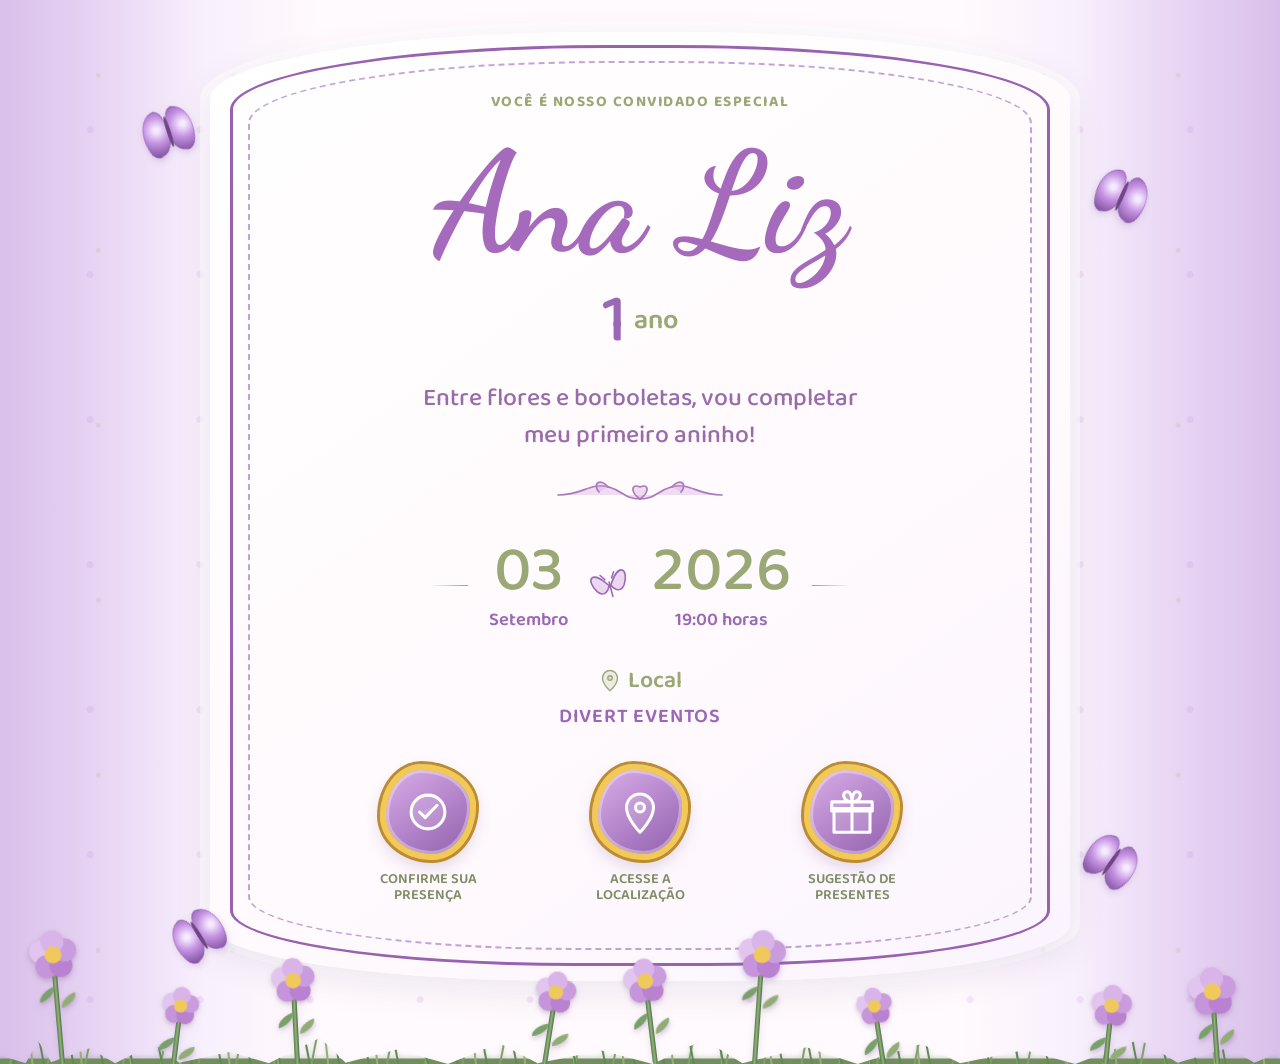
<file: index.html>
<!doctype html>
<html lang="pt-BR">
<head>
  <meta charset="UTF-8">
  <meta name="viewport" content="width=device-width, initial-scale=1">
  <meta name="theme-color" content="#c9a4df">
  <meta name="description" content="Convite de aniversário de 1 ano da Ana Liz.">
  <title>Ana Liz — 1 ano</title>
  <link rel="preconnect" href="https://fonts.googleapis.com">
  <link rel="preconnect" href="https://fonts.gstatic.com" crossorigin>
  <link href="https://fonts.googleapis.com/css2?family=Baloo+2:wght@400;500;600;700&family=Dancing+Script:wght@400;500;600;700&display=swap" rel="stylesheet">
  <link rel="stylesheet" href="assets/styles.css">
</head>
<body class="invitation-page">
  <main class="paper">
    <div class="garden garden--top" aria-hidden="true"><i></i><i></i><i></i><i></i><i></i><i></i><i></i><i></i><i></i><i></i><i></i></div>
    <div class="garden garden--bottom" aria-hidden="true"><i></i><i></i><i></i><i></i><i></i><i></i><i></i><i></i><i></i><i></i><i></i></div>
    <div class="stitched-frame" aria-hidden="true"></div>
    <span class="css-butterfly bf-1" aria-hidden="true"><i></i></span>
    <span class="css-butterfly bf-2" aria-hidden="true"><i></i></span>
    <span class="css-butterfly bf-3" aria-hidden="true"><i></i></span>
    <span class="css-butterfly bf-4" aria-hidden="true"><i></i></span>

    <section class="hero-content">
      <p class="eyebrow">Você é nosso convidado especial</p>
      <h1 class="name" data-text="Ana Liz">Ana Liz</h1>
      <p class="age"><strong>1</strong><span>ano</span></p>
      <p class="verse">Entre flores e borboletas, vou completar<br>meu primeiro aninho!</p>
      <div class="floral-divider" aria-hidden="true">
        <svg viewBox="0 0 180 30"><path d="M8 17c26 0 31-13 51-8 14 4 16 12 31 12s17-8 31-12c20-5 25 8 51 8"/><path d="M58 9c-8-10-16-3-9 5M122 9c8-10 16-3 9 5"/><path d="M90 21c-10-7-9-16 0-12 9-4 10 5 0 12z"/></svg>
      </div>

      <div class="date-row" aria-label="3 de setembro de 2026, às 19 horas">
        <div><strong>03</strong><span>Setembro</span></div>
        <span class="date-butterfly" aria-hidden="true"><svg viewBox="0 0 48 40"><path d="M23 20C8-4-2 7 8 23c5 7 11 5 15-3zm2 0C40-4 50 7 40 23c-5 7-11 5-15-3zM24 16v17m-4-21-4-6m12 6 4-6"/></svg></span>
        <div><strong>2026</strong><span>19:00 horas</span></div>
      </div>

      <p class="venue"><span><svg viewBox="0 0 32 32" aria-hidden="true"><path d="M16 29S6 20 6 12a10 10 0 0 1 20 0c0 8-10 17-10 17z"/><circle cx="16" cy="12" r="3"/></svg>Local</span><strong>DIVERT EVENTOS</strong></p>

      <nav class="action-grid" aria-label="Ações do convite">
        <a href="confirmar.html">
          <span class="round-icon gold-ring" aria-hidden="true">
            <svg viewBox="0 0 48 48"><circle cx="24" cy="24" r="15"/><path d="m16.5 24 5 5 10.5-11"/></svg>
          </span>
          <span>Confirme sua<br>presença</span>
        </a>
        <a id="map-link" href="#" target="_blank" rel="noopener noreferrer">
          <span class="round-icon gold-ring" aria-hidden="true">
            <svg viewBox="0 0 48 48"><path d="M24 42s12-12 12-22a12 12 0 1 0-24 0c0 10 12 22 12 22z"/><circle cx="24" cy="20" r="4"/></svg>
          </span>
          <span>Acesse a<br>localização</span>
        </a>
        <a href="presentes.html">
          <span class="round-icon gold-ring" aria-hidden="true">
            <svg viewBox="0 0 48 48"><path d="M8 21h32v21H8zM6 15h36v8H6zM24 15v27M24 15c-8 0-10-9-4-9 4 0 4 9 4 9zm0 0c8 0 10-9 4-9-4 0-4 9-4 9z"/></svg>
          </span>
          <span>Sugestão de<br>presentes</span>
        </a>
      </nav>
    </section>
  </main>
  <script src="assets/config.js"></script>
  <script src="assets/app.js"></script>
</body>
</html>
</file>
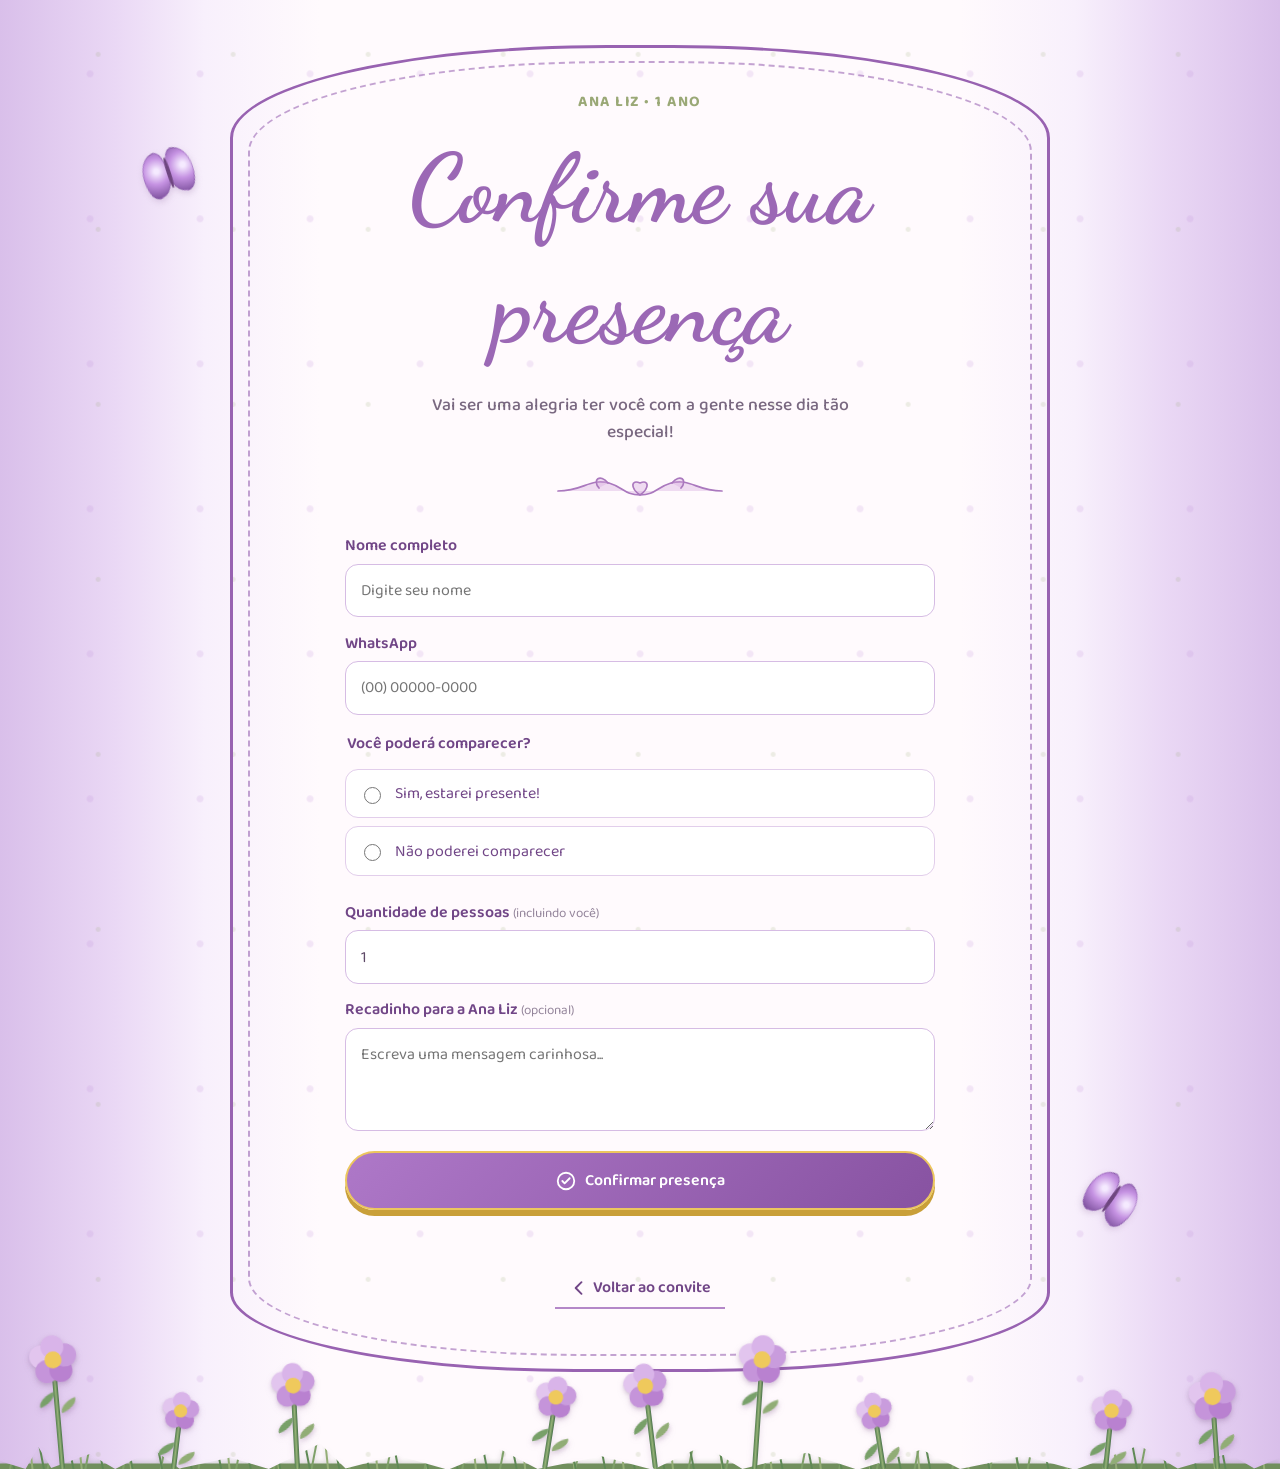
<file: confirmar.html>
<!doctype html>
<html lang="pt-BR">
<head>
  <meta charset="UTF-8">
  <meta name="viewport" content="width=device-width, initial-scale=1">
  <meta name="theme-color" content="#c9a4df">
  <meta name="description" content="Confirmação de presença no aniversário da Ana Liz.">
  <title>Confirme sua presença — Ana Liz</title>
  <link rel="preconnect" href="https://fonts.googleapis.com">
  <link rel="preconnect" href="https://fonts.gstatic.com" crossorigin>
  <link href="https://fonts.googleapis.com/css2?family=Baloo+2:wght@400;500;600;700&family=Dancing+Script:wght@400;500;600;700&display=swap" rel="stylesheet">
  <link rel="stylesheet" href="assets/styles.css">
</head>
<body class="form-page">
  <main class="rsvp-card">
    <div class="garden garden--top" aria-hidden="true"><i></i><i></i><i></i><i></i><i></i><i></i><i></i><i></i><i></i><i></i><i></i></div>
    <div class="stitched-frame" aria-hidden="true"></div>
    <span class="css-butterfly bf-1" aria-hidden="true"><i></i></span>
    <span class="css-butterfly bf-3" aria-hidden="true"><i></i></span>

    <section class="rsvp-card__content">
      <p class="eyebrow">Ana Liz • 1 ano</p>
      <h1>Confirme sua<br>presença</h1>
      <p class="intro">Vai ser uma alegria ter você com a gente nesse dia tão especial!</p>
      <div class="floral-divider" aria-hidden="true">
        <svg viewBox="0 0 180 30"><path d="M8 17c26 0 31-13 51-8 14 4 16 12 31 12s17-8 31-12c20-5 25 8 51 8"/><path d="M58 9c-8-10-16-3-9 5M122 9c8-10 16-3 9 5"/><path d="M90 21c-10-7-9-16 0-12 9-4 10 5 0 12z"/></svg>
      </div>

      <form id="rsvp-form" class="rsvp-form">
        <label for="name">Nome completo</label>
        <input id="name" name="nome" type="text" autocomplete="name" placeholder="Digite seu nome" required minlength="3">

        <label for="phone">WhatsApp</label>
        <input id="phone" name="whatsapp" type="tel" autocomplete="tel" inputmode="tel" placeholder="(00) 00000-0000" required>

        <fieldset>
          <legend>Você poderá comparecer?</legend>
          <label class="choice"><input type="radio" name="presenca" value="sim" required><span>Sim, estarei presente!</span></label>
          <label class="choice"><input type="radio" name="presenca" value="nao"><span>Não poderei comparecer</span></label>
        </fieldset>

        <label for="guests">Quantidade de pessoas <small>(incluindo você)</small></label>
        <input id="guests" name="quantidade_pessoas" type="number" min="1" max="20" value="1" required>

        <label for="message">Recadinho para a Ana Liz <small>(opcional)</small></label>
        <textarea id="message" name="mensagem" rows="3" maxlength="500" placeholder="Escreva uma mensagem carinhosa..."></textarea>

        <button type="submit"><svg viewBox="0 0 24 24" aria-hidden="true"><circle cx="12" cy="12" r="9"/><path d="m8 12 2.5 2.5L16 9"/></svg><span>Confirmar presença</span></button>
        <p id="form-status" class="form-status" role="status" aria-live="polite"></p>
        <a class="back-link" href="index.html" aria-label="Voltar ao convite"><svg viewBox="0 0 24 24" aria-hidden="true"><path d="m15 5-7 7 7 7"/></svg>Voltar ao convite</a>
      </form>
    </section>
    <div class="garden garden--bottom" aria-hidden="true"><i></i><i></i><i></i><i></i><i></i><i></i><i></i><i></i><i></i><i></i><i></i></div>
  </main>
  <dialog id="success-modal" class="success-modal" aria-labelledby="success-title">
    <div class="success-modal__flowers" aria-hidden="true"><i></i><i></i><i></i><i></i><i></i><i></i><i></i></div>
    <span class="css-butterfly success-modal__butterfly" aria-hidden="true"><i></i></span>
    <div class="success-modal__content">
      <span class="success-modal__check" aria-hidden="true"><svg viewBox="0 0 48 48"><path d="m13 25 7 7 15-17"/></svg></span>
      <p class="eyebrow">Resposta enviada</p>
      <h2 id="success-title">Presença<br>confirmada!</h2>
      <p>Obrigada por responder. Estamos muito felizes em celebrar esse momento especial com você!</p>
      <button id="close-success-modal" type="button">Voltar ao convite</button>
    </div>
  </dialog>
  <script src="assets/config.js"></script>
  <script src="assets/app.js"></script>
</body>
</html>
</file>
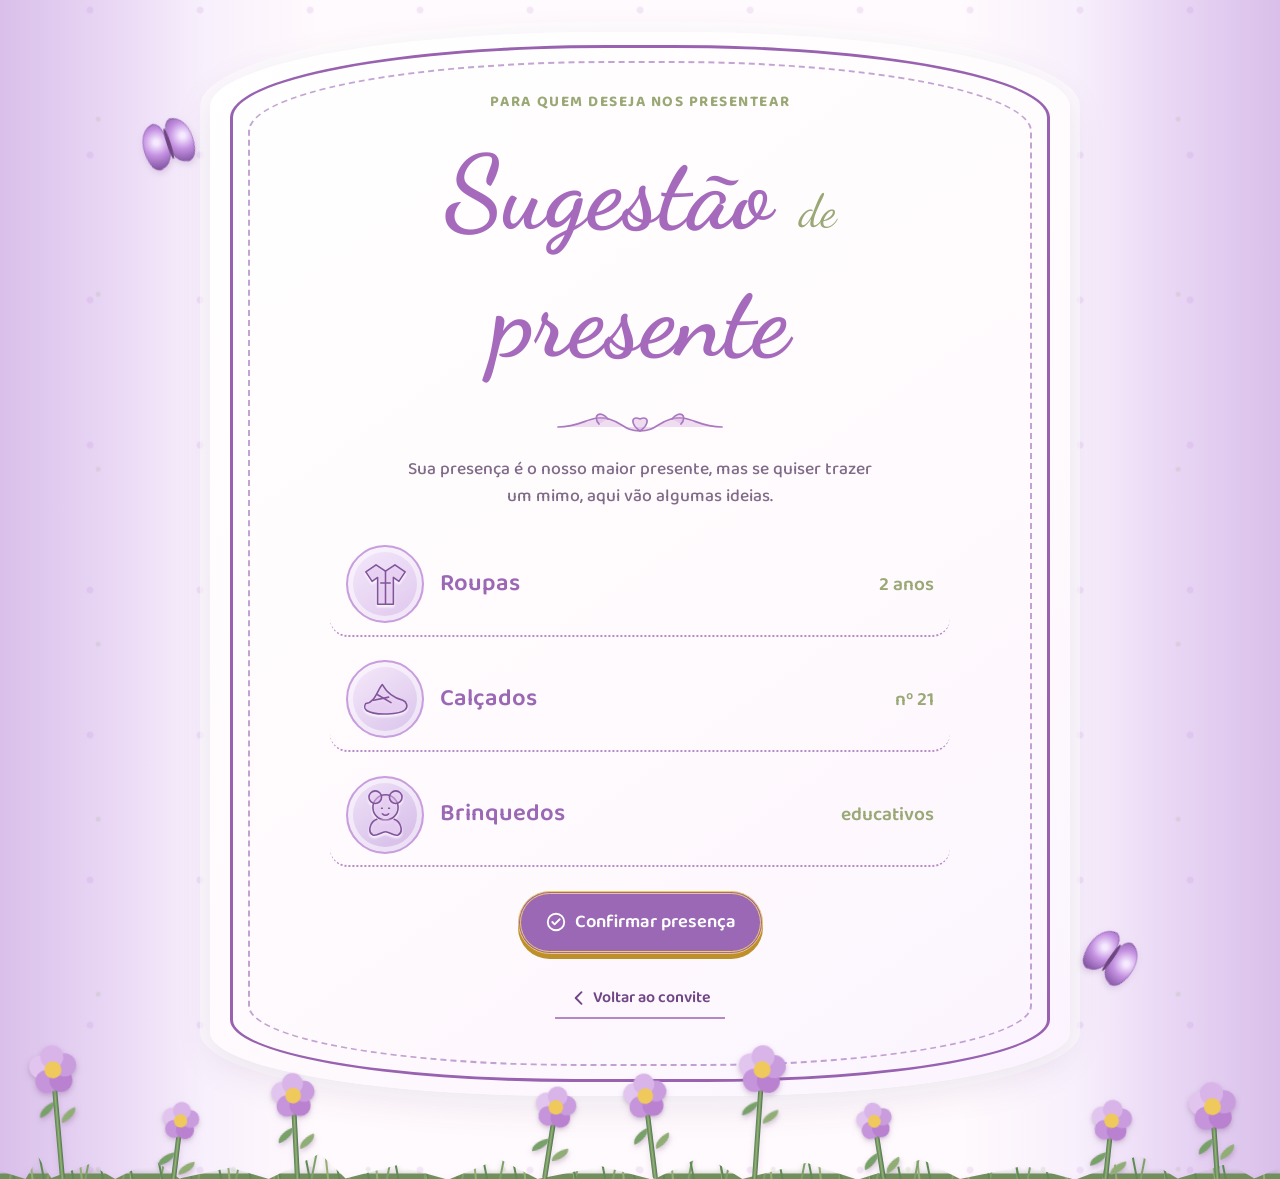
<file: presentes.html>
<!doctype html>
<html lang="pt-BR">
<head>
  <meta charset="UTF-8">
  <meta name="viewport" content="width=device-width, initial-scale=1">
  <meta name="theme-color" content="#c9a4df">
  <meta name="description" content="Sugestões de presentes para a Ana Liz.">
  <title>Sugestões de presentes — Ana Liz</title>
  <link rel="preconnect" href="https://fonts.googleapis.com">
  <link rel="preconnect" href="https://fonts.gstatic.com" crossorigin>
  <link href="https://fonts.googleapis.com/css2?family=Baloo+2:wght@400;500;600;700&family=Dancing+Script:wght@400;500;600;700&display=swap" rel="stylesheet">
  <link rel="stylesheet" href="assets/styles.css">
</head>
<body class="invitation-page">
  <main class="paper gifts-paper">
    <div class="garden garden--top" aria-hidden="true"><i></i><i></i><i></i><i></i><i></i><i></i><i></i><i></i><i></i><i></i><i></i></div>
    <div class="garden garden--bottom" aria-hidden="true"><i></i><i></i><i></i><i></i><i></i><i></i><i></i><i></i><i></i><i></i><i></i></div>
    <div class="stitched-frame" aria-hidden="true"></div>
    <span class="css-butterfly bf-1" aria-hidden="true"><i></i></span>
    <span class="css-butterfly bf-3" aria-hidden="true"><i></i></span>

    <section class="gifts-content">
      <p class="eyebrow">Para quem deseja nos presentear</p>
      <h1 class="gifts-title">Sugestão <small>de</small><br>presente</h1>
      <div class="floral-divider" aria-hidden="true">
        <svg viewBox="0 0 180 30"><path d="M8 17c26 0 31-13 51-8 14 4 16 12 31 12s17-8 31-12c20-5 25 8 51 8"/><path d="M58 9c-8-10-16-3-9 5M122 9c8-10 16-3 9 5"/><path d="M90 21c-10-7-9-16 0-12 9-4 10 5 0 12z"/></svg>
      </div>
      <p class="gifts-intro">Sua presença é o nosso maior presente, mas se quiser trazer um mimo, aqui vão algumas ideias.</p>

      <div class="gift-list">
        <article class="gift-item">
          <span class="gift-icon" aria-hidden="true">
            <svg viewBox="0 0 80 80"><path d="M28 15l12 8 12-8 13 9-8 12-7-5v34H30V31l-7 5-8-12z"/><path d="M34 38h12M40 23v42"/></svg>
          </span>
          <div><span>Roupas</span><strong>2 anos</strong></div>
        </article>
        <article class="gift-item">
          <span class="gift-icon" aria-hidden="true">
            <svg viewBox="0 0 80 80"><path d="M15 45c12-1 15-18 21-24 5 9 12 16 26 20 5 2 7 8 3 12-6 6-38 8-49 1-3-2-3-6-1-9z"/><path d="M25 41l19-4M30 34l17 10"/></svg>
          </span>
          <div><span>Calçados</span><strong>nº 21</strong></div>
        </article>
        <article class="gift-item">
          <span class="gift-icon" aria-hidden="true">
            <svg viewBox="0 0 80 80"><circle cx="40" cy="31" r="16"/><circle cx="27" cy="18" r="8"/><circle cx="53" cy="18" r="8"/><path d="M29 46c-9 3-12 17-5 20 5 2 11-4 16-4s11 6 16 4c7-3 4-17-5-20M35 32h1M44 32h1M36 39c3 3 5 3 8 0"/></svg>
          </span>
          <div><span>Brinquedos</span><strong>educativos</strong></div>
        </article>
      </div>
      <a class="primary-link" href="confirmar.html"><svg viewBox="0 0 24 24" aria-hidden="true"><circle cx="12" cy="12" r="9"/><path d="m8 12 2.5 2.5L16 9"/></svg>Confirmar presença</a>
      <a class="back-link" href="index.html" aria-label="Voltar ao convite"><svg viewBox="0 0 24 24" aria-hidden="true"><path d="m15 5-7 7 7 7"/></svg>Voltar ao convite</a>
    </section>
  </main>
</body>
</html>
</file>
<file: assets/styles.css>
:root { --purple:#9b68b5; --dark:#714687; --lavender:#dfc8f0; --green:#9aa876; --paper:#fffafd; --gold:#d5aa43; }
* { box-sizing:border-box; }
html { background:#d8c0eb; }
body { margin:0; color:var(--dark); font-family:"Quicksand",sans-serif; }
.invitation-page,.form-page { min-height:100vh; background:linear-gradient(135deg,#d7bce9,#f0e5f8 48%,#c8a8df); }
.paper,.rsvp-card { position:relative; overflow:hidden; width:min(100%,900px); min-height:100vh; margin:auto; background:radial-gradient(circle at 50% 28%,#fff 0,#fffafd 55%,#f1e4f8 100%); box-shadow:0 0 40px #68427e35; }
.stitched-frame,.rsvp-card::before,.rsvp-card::after { position:absolute; pointer-events:none; }
.stitched-frame { z-index:1; inset:5.5rem 4.2% 5.8rem; border:3px solid #9b68b5b8; border-radius:45% 45% 39% 39% / 8% 8% 7% 7%; }
.stitched-frame::after { content:""; position:absolute; inset:12px; border:2px dashed #9b68b599; border-radius:inherit; }
.garden { position:absolute; z-index:3; left:0; width:100%; height:110px; display:flex; align-items:flex-start; justify-content:space-around; pointer-events:none; filter:drop-shadow(0 3px 3px #7b53832c); }
.garden--top { top:-9px; transform:rotate(180deg); }
.garden--bottom { bottom:-9px; }
.garden i { position:relative; display:block; width:15px; height:100px; border-radius:100% 0; background:linear-gradient(80deg,#5f875a,#a2bc85); transform:rotate(var(--r,0deg)); transform-origin:bottom; }
.garden i::before,.garden i::after { content:""; position:absolute; width:30px; height:38px; border-radius:60% 35% 60% 35%; background:radial-gradient(circle at 70% 30%,#fff 0 8%,#d8b0ee 12% 34%,#a469c4 65%,#74468f); }
.garden i::before { left:-18px; top:17px; transform:rotate(-35deg); }
.garden i::after { left:7px; top:40px; transform:rotate(28deg); }
.garden i:nth-child(2n) { --r:18deg; height:85px; }
.garden i:nth-child(3n) { --r:-20deg; height:95px; }
.css-butterfly { position:absolute; z-index:4; width:55px; height:47px; transform:rotate(var(--turn,0deg)); filter:drop-shadow(0 3px 3px #71468733); }
.css-butterfly::before,.css-butterfly::after { content:""; position:absolute; top:0; width:27px; height:42px; background:radial-gradient(circle at 60% 40%,#f5eaff 0 8%,#c592e2 44%,#8255a2 90%); border:1px solid #8255a266; }
.css-butterfly::before { left:0; border-radius:80% 25% 75% 30%; transform:rotate(-15deg); }
.css-butterfly::after { right:0; border-radius:25% 80% 30% 75%; transform:rotate(15deg); }
.css-butterfly i { position:absolute; z-index:2; left:26px; top:10px; width:4px; height:32px; border-radius:50%; background:#6e467f; }
.bf-1 { top:10%; left:3%; --turn:-18deg; }.bf-2 { top:16%; right:4%; --turn:24deg; }.bf-3 { bottom:17%; right:2%; --turn:35deg; }.bf-4 { bottom:10%; left:7%; --turn:-32deg; }
.hero-content,.gifts-content { position:relative; z-index:2; width:min(78%,620px); margin:auto; padding:8rem 0 8.5rem; text-align:center; }
.eyebrow { margin:0; color:var(--green); font-size:.78rem; font-weight:600; letter-spacing:.16em; text-transform:uppercase; }
.name { margin:.35rem 0 0; color:var(--purple); font:400 clamp(5.4rem,16vw,9rem)/.7 "Sacramento",cursive; text-shadow:1px 2px #d8bde6; }
.age { display:flex; align-items:center; justify-content:center; gap:.4rem; margin:.15rem 0 .7rem; }
.age strong { color:var(--purple); font:400 5.2rem/.8 "Sacramento",cursive; }.age span { color:var(--green); font:400 2.3rem "Sacramento",cursive; }
.verse { margin:1.1rem auto; color:#8e659e; font:400 clamp(1.55rem,5vw,2.2rem)/1.05 "Sacramento",cursive; }
.date-row { display:flex; align-items:center; justify-content:center; gap:1.3rem; margin:1.4rem 0; }
.date-row div { display:grid; }.date-row strong { color:var(--green); font:400 clamp(3.2rem,10vw,5rem)/.8 "Sacramento",cursive; }.date-row span { color:var(--purple); font:400 1.4rem "Sacramento",cursive; }.date-butterfly { font-size:2.5rem!important; transform:rotate(-15deg); }
.venue { display:grid; gap:.1rem; margin:1.2rem 0; }.venue span { color:var(--green); font:400 2rem "Sacramento",cursive; }.venue strong { color:var(--purple); font-weight:500; letter-spacing:.04em; }
.action-grid { display:grid; grid-template-columns:repeat(3,1fr); gap:1rem; margin-top:1.7rem; }
.action-grid a { display:grid; justify-items:center; gap:.65rem; color:#818d65; font-size:.72rem; font-weight:600; line-height:1.25; text-decoration:none; text-transform:uppercase; }
.round-icon { display:grid; place-items:center; width:92px; aspect-ratio:1; border-radius:50%; background:linear-gradient(145deg,#c493db,#9d6bbb); }
.gold-ring { border:6px double #f6cf62; box-shadow:0 3px 0 #b88827,0 7px 16px #70438025; }.round-icon svg { width:50px; fill:none; stroke:#fff; stroke-width:2.2; stroke-linecap:round; stroke-linejoin:round; }
.action-grid a:hover .round-icon { transform:translateY(-3px); }
.back-button { position:absolute; z-index:8; top:1rem; left:1rem; display:inline-flex; align-items:center; gap:.3rem; padding:.62rem 1rem; border:2px solid #ffffffaa; border-radius:999px; color:#fff; background:#75448ed9; text-decoration:none; font-weight:600; backdrop-filter:blur(5px); }
.gifts-content { padding-top:7.5rem; }.gifts-title { margin:.6rem 0; color:var(--purple); font:400 clamp(4.4rem,13vw,7rem)/.66 "Sacramento",cursive; }.gifts-title small { color:var(--green); font-size:.45em; }.gifts-intro { max-width:470px; margin:1rem auto 1.5rem; color:#806c89; line-height:1.5; }
.gift-list { display:grid; gap:.8rem; text-align:left; }.gift-item { display:flex; align-items:center; gap:1rem; padding:.7rem 1rem; border-bottom:2px dotted #b68bc7; }.gift-icon { flex:0 0 78px; display:grid; place-items:center; width:78px; height:78px; border-radius:50%; background:#ecdcf5; }.gift-icon svg { width:63px; fill:#d9b7eb88; stroke:#82549a; stroke-width:2; stroke-linecap:round; stroke-linejoin:round; }.gift-item div { display:grid; flex:1; grid-template-columns:1fr auto; align-items:baseline; gap:.5rem; }.gift-item span { color:var(--purple); font:400 2rem "Sacramento",cursive; }.gift-item strong { color:var(--green); font:500 1.2rem "Quicksand",sans-serif; }.primary-link { display:inline-block; margin-top:1.5rem; padding:.85rem 1.5rem; border:3px double #f2cc60; border-radius:999px; color:#fff; background:var(--purple); text-decoration:none; box-shadow:0 5px 0 #bd9029; }
.rsvp-card { overflow:hidden; }.rsvp-card::before { content:""; z-index:1; inset:5.5rem 4% 6rem; border:3px solid var(--purple); border-radius:46% 46% 40% 40%/9% 9% 8% 8%; opacity:.7; }.rsvp-card::after { content:""; z-index:1; inset:6.2rem 5.2% 6.8rem; border:2px dashed var(--purple); border-radius:45% 45% 39% 39%/8% 8% 7% 7%; opacity:.75; }
.butterfly { position:absolute; z-index:2; font-size:3rem; }.butterfly--one{top:7rem;left:5%;transform:rotate(-18deg)}.butterfly--two{right:5%;bottom:8rem;transform:rotate(24deg)}
.rsvp-card__content { position:relative; z-index:4; width:min(78%,590px); margin:auto; padding:8.5rem 0 9rem; text-align:center; }.rsvp-card h1 { margin:.3rem 0 .6rem; color:var(--purple); font:400 clamp(4rem,12vw,6.5rem)/.68 "Sacramento",cursive; }.intro { max-width:440px; margin:1.4rem auto 1.7rem; color:#796880; line-height:1.55; }
.rsvp-form { text-align:left; }.rsvp-form>label,legend { display:block; margin:.85rem 0 .35rem; font-size:.88rem; font-weight:600; }small { color:#94859b; font-weight:400; }input,textarea { width:100%; padding:.82rem .95rem; border:1px solid #d6bce4; border-radius:13px; outline:none; color:#5e4967; background:#fff; font:inherit; }input:focus,textarea:focus { border-color:var(--purple); box-shadow:0 0 0 3px #b88dce35; }textarea{resize:vertical}fieldset{margin:1rem 0;padding:0;border:0}.choice{display:flex;align-items:center;gap:.7rem;margin:.5rem 0;padding:.7rem .8rem;border:1px solid #e2ceeb;border-radius:13px;background:#fff;cursor:pointer}.choice input{width:1.05rem;height:1.05rem;accent-color:var(--purple)}button{width:100%;margin-top:1.25rem;padding:.95rem;border:2px solid #ecc65e;border-radius:999px;color:#fff;background:linear-gradient(135deg,#ae78c8,#8752a1);font:600 1rem "Quicksand";box-shadow:0 6px 0 #c99f39;cursor:pointer}button:disabled{opacity:.65}.form-status{min-height:1.5em;margin:1rem 0 0;text-align:center;font-size:.9rem}.form-status--success{color:#547442}.form-status--error{color:#a33a60}.back-button--form{top:1rem}
@media(max-width:540px){.stitched-frame{inset-inline:2.5%}.hero-content,.gifts-content,.rsvp-card__content{width:78%}.hero-content{padding-top:7rem}.garden{height:80px}.garden i{height:75px;width:11px}.garden i::before,.garden i::after{width:23px;height:30px}.css-butterfly{transform:scale(.7) rotate(var(--turn))}.round-icon{width:68px}.round-icon svg{width:37px}.action-grid{gap:.35rem}.action-grid a{font-size:.58rem}.date-row{gap:.6rem}.gift-item{padding-inline:0}.gift-icon{flex-basis:60px;width:60px;height:60px}.gift-icon svg{width:49px}.gift-item div{display:grid;grid-template-columns:1fr}.gift-item span{font-size:1.6rem}.gift-item strong{font-size:1rem}.back-button{top:.55rem;left:.55rem;padding:.5rem .72rem}.back-button span{display:none}.rsvp-card::before{inset-inline:2%}.rsvp-card::after{inset-inline:3.5%}}

/* Cenário em largura total e tipografia infantil */
body { font-family:"Baloo 2",sans-serif; }
.invitation-page,.form-page { background:radial-gradient(circle at 50% 22%,#fff 0,#fffafd 48%,#ead9f5 100%); }
.paper,.rsvp-card { width:100%; margin:0; background:transparent; box-shadow:none; }
.paper::before { content:""; position:absolute; inset:0; pointer-events:none; background-image:radial-gradient(circle,#bd88d7 0 3px,transparent 4px),radial-gradient(circle,#96a96f 0 2px,transparent 3px); background-position:3% 22%,97% 38%; background-size:110px 145px,135px 175px; opacity:.17; }
.stitched-frame { top:5.7rem; bottom:5.8rem; left:max(2.5%,calc(50% - 410px)); right:max(2.5%,calc(50% - 410px)); border-radius:42px; }
.garden { height:125px; }
.garden i { width:18px; height:115px; }
.garden i::before,.garden i::after { width:38px; height:46px; background:radial-gradient(circle at 70% 30%,#fff 0 8%,#e4c6f3 12% 34%,#ad72ca 65%,#74468f); }
.bf-1 { left:max(2%,calc(50% - 500px)); }.bf-2 { right:max(3%,calc(50% - 510px)); }.bf-3 { right:max(2%,calc(50% - 500px)); }.bf-4 { left:max(5%,calc(50% - 470px)); }
.hero-content,.gifts-content { width:min(calc(100% - 3rem),620px); padding:9rem 0 9.5rem; }
.name { margin:1rem 0 .6rem; font:400 clamp(4rem,12vw,7.4rem)/1.1 "Pacifico",cursive; text-shadow:2px 3px #e2c9ed; }
.age { margin:.5rem 0 1rem; }
.age strong { font:400 4.3rem/1.15 "Pacifico",cursive; }.age span { font:400 1.8rem/1.4 "Pacifico",cursive; }
.verse { margin:1.5rem auto; font:400 clamp(1.2rem,4vw,1.7rem)/1.6 "Pacifico",cursive; }
.date-row { margin:1.8rem 0; }
.date-row strong { font:400 clamp(2.6rem,8vw,4rem)/1.2 "Pacifico",cursive; }.date-row span { font:500 1.1rem/1.5 "Baloo 2",sans-serif; }
.venue span { font:400 1.6rem/1.5 "Pacifico",cursive; }
.round-icon { width:96px; border-radius:43% 57% 46% 54%/54% 44% 56% 46%; background:linear-gradient(145deg,#d9ade9,#9160ad); transition:.2s ease; }
.gold-ring { border:6px solid #f3c955; outline:3px solid #bd8c2f; box-shadow:inset 0 0 0 3px #fff5,0 7px 16px #70438035; }
.round-icon svg { width:54px; fill:#fff2; stroke-width:2.7; }
.gifts-content { padding-top:8.5rem; }
.gifts-title { margin:1rem 0 1.5rem; font:400 clamp(3.1rem,9vw,5.4rem)/1.25 "Pacifico",cursive; }
.gifts-intro { width:100%; line-height:1.65; overflow-wrap:anywhere; }
.gift-list,.gift-item,.gift-item div { min-width:0; max-width:100%; }
.gift-item div span,.gift-item div strong { overflow-wrap:anywhere; }
.gift-item span { font:400 1.6rem/1.35 "Pacifico",cursive; }.gift-item strong { font-family:"Baloo 2",sans-serif; font-weight:600; }
.rsvp-card::before { inset:0; border:0; border-radius:0; background-image:radial-gradient(circle,#bd88d7 0 3px,transparent 4px),radial-gradient(circle,#96a96f 0 2px,transparent 3px); background-position:3% 22%,97% 38%; background-size:110px 145px,135px 175px; opacity:.17; }
.rsvp-card::after { top:5.7rem; bottom:6rem; left:max(2.5%,calc(50% - 410px)); right:max(2.5%,calc(50% - 410px)); border-radius:42px; }
.rsvp-card h1 { margin:1rem 0 1.2rem; font:400 clamp(3.1rem,9vw,5.2rem)/1.25 "Pacifico",cursive; }
button { font-family:"Baloo 2",sans-serif; }

@media(max-width:540px) {
  .stitched-frame,.rsvp-card::after { left:2.5%; right:2.5%; }
  .hero-content,.gifts-content,.rsvp-card__content { width:calc(100% - 5rem); }
  .hero-content { padding-top:7.8rem; }
  .garden { height:88px; }
  .garden i { width:11px; height:80px; }
  .garden i::before,.garden i::after { width:25px; height:31px; }
  .round-icon { width:70px; }
  .round-icon svg { width:39px; }
  .action-grid { gap:.4rem; }
  .action-grid a { font-size:.62rem; }
  .gift-item span { font-size:1.35rem; }
}

/* Cartão orgânico inspirado nas artes de referência */
.paper,.rsvp-card {
  background:
    linear-gradient(90deg,#d9bfea 0%,#ead8f5 9%,#f8f0fc 16%,#fffafd 25%,#fffafd 75%,#f8f0fc 84%,#ead8f5 91%,#d9bfea 100%);
}
.paper::after {
  content:"";
  position:absolute;
  z-index:0;
  top:5.2rem;
  bottom:5.2rem;
  left:max(1.5rem,calc(50% - 430px));
  right:max(1.5rem,calc(50% - 430px));
  background:linear-gradient(145deg,#fff,#fffafd 60%,#fbf4ff);
  border-radius:46% 46% 42% 42% / 7% 7% 6% 6%;
  box-shadow:0 10px 35px #71468720,0 0 0 10px #ffffff9c;
}
.stitched-frame {
  z-index:1;
  top:6.1rem;
  bottom:6.1rem;
  left:max(2.4rem,calc(50% - 410px));
  right:max(2.4rem,calc(50% - 410px));
  border:3px solid #9862b1;
  border-radius:46% 46% 42% 42% / 7% 7% 6% 6%;
}
.stitched-frame::after {
  inset:13px 15px;
  border-width:2px;
  border-radius:46% 46% 42% 42% / 7% 7% 6% 6%;
}
.hero-content,.gifts-content { z-index:2; }
.hero-content { padding-top:8.3rem; }
.eyebrow { letter-spacing:.12em; }
.name { font-size:clamp(4.5rem,12vw,7.8rem); color:#a56abc; }
.verse { color:#996bab; }
.date-row { position:relative; }
.date-row::before,.date-row::after {
  content:""; width:38px; height:1px; background:linear-gradient(90deg,transparent,#b184c3);
}
.date-row::after { transform:rotate(180deg); }
.venue { margin-top:1.45rem; }
.action-grid { margin-top:2rem; }
.gifts-title { color:#a56abc; }
.gift-item { border-bottom-color:#b68bc7; }
.gift-icon { border:2px solid #c89ede; box-shadow:inset 0 0 0 5px #fff8; }
.garden { z-index:5; }
.garden i:nth-child(1),.garden i:nth-child(7) { height:125px; }
.garden i:nth-child(4)::before { width:48px; height:52px; }
.css-butterfly { z-index:6; }
.rsvp-card::after {
  top:6.1rem;
  bottom:6.1rem;
  left:max(2.4rem,calc(50% - 410px));
  right:max(2.4rem,calc(50% - 410px));
  border:3px solid #9862b1;
  border-radius:46% 46% 42% 42% / 7% 7% 6% 6%;
}

@media(max-width:540px) {
  .paper::after { left:1rem; right:1rem; border-radius:42% 42% 36% 36% / 4% 4% 3% 3%; }
  .stitched-frame,.rsvp-card::after { left:1.55rem; right:1.55rem; border-radius:42% 42% 36% 36% / 4% 4% 3% 3%; }
  .stitched-frame::after { inset:10px; }
  .hero-content,.gifts-content,.rsvp-card__content { width:calc(100% - 5.6rem); }
  .gifts-content { padding-inline:.35rem; }
  .hero-content { padding-top:7.7rem; }
  .name { font-size:clamp(3.6rem,16vw,5rem); }
  .verse { font-size:1.08rem; line-height:1.55; }
  .date-row::before,.date-row::after { display:none; }
  .date-row strong { font-size:2.6rem; }
}

/* Tipografia caligráfica e textos mais destacados */
.hero-content,.gifts-content,.venue,.date-row,.action-grid {
  font-family:"Dancing Script",cursive;
}
.name,.age strong,.age span,.verse,.date-row strong,.venue span,
.gifts-title,.gift-item span,.rsvp-card h1 {
  font-family:"Dancing Script",cursive;
}
.name { font-size:clamp(5.2rem,14vw,8.8rem); font-weight:700; line-height:1.05; }
.age strong { font-size:5rem; font-weight:600; }
.age span { font-size:2.35rem; font-weight:600; }
.verse { font-size:clamp(1.65rem,5vw,2.25rem); font-weight:600; line-height:1.35; }
.eyebrow { font-family:"Dancing Script",cursive; font-size:1.15rem; font-weight:700; letter-spacing:.08em; text-transform:none; }
.date-row strong { font-size:clamp(3.3rem,9vw,4.8rem); font-weight:700; }
.date-row span { font-family:"Dancing Script",cursive; font-size:1.65rem; font-weight:700; }
.venue span { font-size:2.2rem; font-weight:700; }
.venue strong { font-family:"Dancing Script",cursive; font-size:1.65rem; font-weight:700; }
.action-grid a { font-family:"Dancing Script",cursive; font-size:1.15rem; font-weight:700; line-height:1.05; text-transform:none; }
.gifts-title { font-size:clamp(4rem,11vw,6.4rem); font-weight:700; }
.gifts-intro { font-family:"Dancing Script",cursive; font-size:1.5rem; font-weight:600; line-height:1.4; }
.gift-item span { font-size:2.15rem; font-weight:700; }
.gift-item strong { font-family:"Dancing Script",cursive; font-size:1.65rem; font-weight:700; }
.primary-link { font-family:"Dancing Script",cursive; font-size:1.45rem; font-weight:700; }
.rsvp-card h1 { font-size:clamp(4rem,11vw,6rem); font-weight:700; }
.rsvp-card .eyebrow,.rsvp-card .intro { font-family:"Dancing Script",cursive; }
.rsvp-card .intro { font-size:1.45rem; font-weight:600; }
.rsvp-form>label,.rsvp-form legend { font-size:1rem; }

@media(max-width:540px) {
  .name { font-size:4.6rem; }
  .verse { font-size:1.45rem; }
  .date-row span { font-size:1.35rem; }
  .venue strong { font-size:1.35rem; }
  .action-grid a { font-size:.93rem; line-height:1; }
  .gifts-title { font-size:3.7rem; }
  .gifts-intro { font-size:1.25rem; }
  .gift-item span { font-size:1.7rem; }
  .gift-item strong { font-size:1.3rem; }
}

/* Caligrafia somente nos títulos; demais textos priorizam leitura */
.hero-content,.gifts-content,.venue,.date-row,.action-grid,
.age strong,.age span,.verse,.date-row strong,.date-row span,
.venue span,.venue strong,.eyebrow,.action-grid a,.gifts-intro,
.gift-item span,.gift-item strong,.primary-link,
.rsvp-card .eyebrow,.rsvp-card .intro {
  font-family:"Baloo 2",sans-serif;
}
.name,.gifts-title,.rsvp-card h1 {
  font-family:"Dancing Script",cursive;
}
.eyebrow { font-size:.95rem; font-weight:700; letter-spacing:.1em; text-transform:uppercase; }
.verse { font-size:clamp(1.15rem,3.6vw,1.55rem); font-weight:500; line-height:1.5; }
.age strong { font-size:4.3rem; font-weight:500; line-height:1; }
.age span { font-size:1.7rem; font-weight:600; }
.date-row strong { font-size:clamp(2.8rem,8vw,4rem); font-weight:500; line-height:1.1; }
.date-row span { font-size:1.15rem; font-weight:600; }
.venue span { font-size:1.45rem; font-weight:600; }
.venue strong { font-size:1.25rem; font-weight:600; letter-spacing:.04em; }
.action-grid a { font-size:.9rem; font-weight:600; line-height:1.15; text-transform:uppercase; }
.gifts-intro { font-size:1.1rem; font-weight:500; line-height:1.55; }
.gift-item span { font-size:1.5rem; font-weight:600; }
.gift-item strong { font-size:1.2rem; font-weight:600; }
.primary-link { font-size:1.15rem; font-weight:600; }
.rsvp-card .intro { font-size:1.1rem; font-weight:500; }

@media(max-width:540px) {
  .eyebrow { font-size:.78rem; }
  .verse { font-size:1rem; }
  .action-grid a { font-size:.68rem; }
  .gifts-intro { font-size:1rem; }
  .gift-item span { font-size:1.3rem; }
  .gift-item strong { font-size:1.05rem; }
}

/* Ritmo vertical e estrutura compartilhada entre todas as páginas */
.hero-content,.gifts-content,.rsvp-card__content {
  width:min(calc(100% - 5rem),620px);
  padding-top:10.5rem;
  padding-bottom:10rem;
}
.rsvp-card__content { max-width:590px; }
.rsvp-card .stitched-frame { display:block; }
.rsvp-card::after { display:none; }
.rsvp-card .back-button { top:6.5rem; left:max(3.3rem,calc(50% - 395px)); }
.rsvp-form,.rsvp-form fieldset,.rsvp-form input,.rsvp-form textarea,
.rsvp-form .choice { min-width:0; max-width:100%; }
.rsvp-form { width:100%; overflow:hidden; }
.rsvp-card .intro { width:100%; overflow-wrap:anywhere; }
.rsvp-card .garden { z-index:7; }
.rsvp-card .css-butterfly { z-index:6; }

@media(max-width:540px) {
  .hero-content,.gifts-content,.rsvp-card__content {
    width:calc(100% - 6rem);
    padding-top:9.5rem;
    padding-bottom:9rem;
  }
  .rsvp-card .back-button { top:6.35rem; left:2.75rem; }
  .rsvp-card__content { width:calc(100% - 5.6rem); }
  .rsvp-form { overflow:visible; }
  .rsvp-form input,.rsvp-form textarea,.rsvp-form button,.rsvp-form .choice { width:100%; }
}

.rsvp-card__content {
  width:calc(100vw - 6rem) !important;
  max-width:590px;
  overflow:visible;
}
.rsvp-form { width:100%; overflow:hidden; }
.rsvp-form > input,.rsvp-form > textarea,.rsvp-form > button {
  display:block;
  width:100%;
  max-width:100%;
}
.rsvp-form .choice { width:100%; max-width:100%; }
.rsvp-form .choice input {
  flex:0 0 1.05rem;
  width:1.05rem;
  min-width:1.05rem;
  max-width:1.05rem;
}
.rsvp-form .choice span { flex:1; min-width:0; overflow-wrap:anywhere; }

@media(max-width:540px) {
  .rsvp-card__content { width:calc(100vw - 6rem) !important; max-width:calc(100vw - 6rem); }
  .rsvp-form { overflow:hidden; }
}

.back-link {
  display:block;
  width:max-content;
  max-width:100%;
  margin:1.5rem auto 0;
  padding:.45rem .9rem;
  border-bottom:2px solid #b487c8;
  color:var(--dark);
  font:600 1rem "Baloo 2",sans-serif;
  text-align:center;
  text-decoration:none;
  transition:transform .2s ease,color .2s ease;
}
.back-link:hover { color:var(--purple); transform:translateY(-2px); }
.rsvp-form .back-link { margin-top:1.25rem; }

.success-modal {
  width:min(90vw,680px);
  max-height:90vh;
  margin:auto;
  padding:0;
  overflow:hidden;
  border:0;
  border-radius:44px;
  color:var(--dark);
  background:linear-gradient(145deg,#fff,#fff9fd 65%,#ead8f5);
  box-shadow:0 25px 90px #3f235f75,0 0 0 7px #fff8,0 0 0 11px #a76dc0;
}
.success-modal::backdrop {
  background:#4b2a627d;
  backdrop-filter:blur(7px);
}
.success-modal::before {
  content:"";
  position:absolute;
  inset:20px;
  pointer-events:none;
  border:2px dashed #b889cb;
  border-radius:31px;
}
.success-modal__content {
  position:relative;
  z-index:2;
  width:min(78%,470px);
  margin:auto;
  padding:7.5rem 0 4rem;
  text-align:center;
}
.success-modal__check {
  display:grid;
  place-items:center;
  width:74px;
  height:74px;
  margin:0 auto 1rem;
  border:5px solid #efc653;
  border-radius:50%;
  color:#fff;
  background:linear-gradient(145deg,#bb88d1,#8952a3);
  box-shadow:0 5px 0 #bb8b2c;
  font:700 2.4rem "Baloo 2",sans-serif;
}
.success-modal__check svg { width:42px; fill:none; stroke:currentColor; stroke-width:5; stroke-linecap:round; stroke-linejoin:round; }
.success-modal h2 {
  margin:.7rem 0 1.2rem;
  color:var(--purple);
  font:700 clamp(3.7rem,10vw,6rem)/1.05 "Dancing Script",cursive;
}
.success-modal p:not(.eyebrow) {
  margin:0 auto 1.8rem;
  color:#715c7a;
  font:500 1.15rem/1.55 "Baloo 2",sans-serif;
}
.success-modal button { width:min(100%,330px); }
.success-modal__flowers {
  position:absolute;
  z-index:1;
  top:-18px;
  left:0;
  width:100%;
  height:100px;
  display:flex;
  justify-content:space-around;
}
.success-modal__flowers i {
  position:relative;
  width:13px;
  height:76px;
  border-radius:100% 0;
  background:linear-gradient(#71966b,#a9bd8a);
}
.success-modal__flowers i::before,.success-modal__flowers i::after {
  content:"";
  position:absolute;
  width:31px;
  height:38px;
  border-radius:60% 35% 60% 35%;
  background:radial-gradient(circle at 70% 30%,#fff 0 8%,#d9b4eb 12% 38%,#9560b1 75%);
}
.success-modal__flowers i::before { top:24px; left:-21px; transform:rotate(-35deg); }
.success-modal__flowers i::after { top:37px; left:5px; transform:rotate(30deg); }
.success-modal__butterfly { z-index:3; top:24%; right:5%; transform:scale(.8) rotate(25deg); }

@media(max-width:540px) {
  .success-modal { width:calc(100vw - 2.5rem); border-radius:32px; }
  .success-modal::before { inset:13px; border-radius:23px; }
  .success-modal__content { width:76%; padding:6.5rem 0 3rem; }
  .success-modal__check { width:62px; height:62px; font-size:2rem; }
  .success-modal h2 { font-size:3.7rem; }
  .success-modal p:not(.eyebrow) { font-size:1rem; }
}

/* Ornamentos e iconografia vetorial */
.floral-divider { display:grid; place-items:center; width:180px; max-width:70%; margin:1rem auto; color:#aa78be; }
.floral-divider svg { display:block; width:100%; fill:#d6addf66; stroke:currentColor; stroke-width:1.7; stroke-linecap:round; stroke-linejoin:round; }
.date-butterfly { display:grid; place-items:center; width:42px; }
.date-butterfly svg { width:42px; fill:#cda4dd66; stroke:var(--purple); stroke-width:1.8; stroke-linecap:round; stroke-linejoin:round; }
.venue span { display:inline-flex; align-items:center; justify-content:center; gap:.35rem; }
.venue span svg { width:24px; fill:#a8b48135; stroke:var(--green); stroke-width:1.8; stroke-linecap:round; stroke-linejoin:round; }
.primary-link { display:inline-flex; align-items:center; justify-content:center; gap:.5rem; }
.primary-link svg,.rsvp-form button svg { width:22px; fill:none; stroke:currentColor; stroke-width:2; stroke-linecap:round; stroke-linejoin:round; }
.rsvp-form button { display:flex; align-items:center; justify-content:center; gap:.55rem; }
.back-link { display:flex; align-items:center; justify-content:center; gap:.25rem; }
.back-link svg { width:20px; fill:none; stroke:currentColor; stroke-width:2.3; stroke-linecap:round; stroke-linejoin:round; }
.gift-item:nth-child(1) .gift-icon { background:linear-gradient(145deg,#f4e9fb,#dfc6ed); }
.gift-item:nth-child(2) .gift-icon { background:linear-gradient(145deg,#f7eafa,#d8c2eb); }
.gift-item:nth-child(3) .gift-icon { background:linear-gradient(145deg,#f0e4f8,#d3b8e7); }
.gift-icon svg { filter:drop-shadow(0 2px 1px #fff); }

/* Movimento e interações */
@keyframes content-arrive {
  from { opacity:0; transform:translateY(24px) scale(.985); }
  to { opacity:1; transform:translateY(0) scale(1); }
}
@keyframes title-arrive {
  0% { opacity:0; transform:scale(.72) rotate(-3deg); }
  70% { transform:scale(1.04) rotate(1deg); }
  100% { opacity:1; transform:scale(1) rotate(0); }
}
@keyframes flower-sway {
  0%,100% { transform:rotate(var(--r,0deg)); }
  50% { transform:rotate(calc(var(--r,0deg) + 7deg)); }
}
@keyframes butterfly-flight {
  0%,100% { translate:0 0; rotate:0deg; }
  30% { translate:7px -9px; rotate:4deg; }
  65% { translate:-5px -4px; rotate:-3deg; }
}
@keyframes wing-left {
  0%,100% { transform:rotate(-15deg) scaleX(1); }
  50% { transform:rotate(-2deg) scaleX(.68); }
}
@keyframes wing-right {
  0%,100% { transform:rotate(15deg) scaleX(1); }
  50% { transform:rotate(2deg) scaleX(.68); }
}
@keyframes gentle-float {
  0%,100% { transform:translateY(0) rotate(0); }
  50% { transform:translateY(-7px) rotate(1deg); }
}
@keyframes shine {
  0% { left:-90%; }
  45%,100% { left:130%; }
}
@keyframes modal-pop {
  from { opacity:0; transform:translateY(30px) scale(.88); }
  to { opacity:1; transform:translateY(0) scale(1); }
}
@keyframes check-pop {
  0% { transform:scale(0) rotate(-25deg); }
  75% { transform:scale(1.14) rotate(4deg); }
  100% { transform:scale(1) rotate(0); }
}

.hero-content,.gifts-content,.rsvp-card__content { animation:content-arrive .8s cubic-bezier(.2,.75,.25,1) both; }
.name,.gifts-title,.rsvp-card h1 { animation:title-arrive .9s .15s cubic-bezier(.2,.8,.25,1) both; }
.garden i { animation:flower-sway 3.8s ease-in-out infinite; }
.garden i:nth-child(2n) { animation-delay:-1.3s; }
.garden i:nth-child(3n) { animation-delay:-2.4s; }
.css-butterfly { animation:butterfly-flight 4.2s ease-in-out infinite; }
.css-butterfly:nth-of-type(2n) { animation-delay:-2.1s; }
.css-butterfly::before { transform-origin:right center; animation:wing-left .75s ease-in-out infinite; }
.css-butterfly::after { transform-origin:left center; animation:wing-right .75s ease-in-out infinite; }
.date-butterfly { animation:gentle-float 2.8s ease-in-out infinite; }
.action-grid a { transition:transform .25s ease,color .25s ease; }
.action-grid a:nth-child(2) .round-icon { animation-delay:-1.1s; }
.action-grid a:nth-child(3) .round-icon { animation-delay:-2.2s; }
.action-grid .round-icon { animation:gentle-float 3.3s ease-in-out infinite; }
.action-grid a:hover { color:var(--purple); transform:translateY(-4px); }
.action-grid a:active,.primary-link:active,.back-link:active { transform:scale(.96); }
.gift-item { transition:transform .25s ease,background-color .25s ease; border-radius:18px; }
.gift-item:hover { transform:translateX(7px); background:#ead8f53d; }
.gift-item:hover .gift-icon { transform:rotate(-5deg) scale(1.06); }
.gift-icon { transition:transform .28s cubic-bezier(.2,.8,.25,1.3); }
.primary-link,.rsvp-form button { position:relative; overflow:hidden; transition:transform .22s ease,box-shadow .22s ease; }
.primary-link::after,.rsvp-form button::after {
  content:""; position:absolute; top:-30%; left:-90%; width:38%; height:160%;
  background:linear-gradient(90deg,transparent,#fff8,transparent); transform:rotate(18deg);
  animation:shine 3.6s 1s ease-in-out infinite;
}
.primary-link:hover,.rsvp-form button:hover { transform:translateY(-3px); box-shadow:0 8px 0 #bd9029,0 13px 25px #70438035; }
.rsvp-form input,.rsvp-form textarea,.choice { transition:border-color .2s ease,box-shadow .2s ease,transform .2s ease; }
.choice:hover { transform:translateX(4px); border-color:#bd91d1; }
.success-modal[open] { animation:modal-pop .45s cubic-bezier(.2,.85,.3,1.15) both; }
.success-modal[open] .success-modal__check { animation:check-pop .6s .25s cubic-bezier(.2,.8,.3,1.2) both; }
.success-modal[open] h2 { animation:title-arrive .65s .2s both; }

@media(prefers-reduced-motion:reduce) {
  *,*::before,*::after {
    scroll-behavior:auto !important;
    animation-duration:.01ms !important;
    animation-iteration-count:1 !important;
    transition-duration:.01ms !important;
  }
}

/* Nome sólido, sem camada de brilho sobre as letras */
@keyframes name-soft-glow {
  0%,72%,100% { text-shadow:2px 3px 0 #e2c9ed; }
  82% { text-shadow:2px 3px 0 #e2c9ed,0 0 12px #c98dde80; }
}
.name {
  color:#a56abc;
  background:none !important;
  -webkit-background-clip:initial;
  background-clip:initial;
  -webkit-text-fill-color:#a56abc !important;
  filter:none !important;
  text-shadow:none !important;
  animation:none !important;
  transform:none !important;
}

/* Reflexo isolado: a camada base do nome permanece sólida */
@keyframes name-reflection {
  0%,69%,88%,100% { opacity:0; background-position:180% center; }
  70% { opacity:0; background-position:180% center; }
  73% { opacity:1; }
  84% { opacity:1; background-position:-80% center; }
  87% { opacity:0; background-position:-80% center; }
}
.name { position:relative; display:block; width:max-content; max-width:100%; margin-left:auto; margin-right:auto; }
.name::after {
  content:attr(data-text);
  position:absolute;
  inset:0;
  z-index:1;
  pointer-events:none;
  color:transparent;
  background:linear-gradient(105deg,transparent 38%,#ffffffde 48%,#f7ddff 52%,transparent 62%);
  background-size:250% 100%;
  background-position:180% center;
  background-clip:text;
  -webkit-background-clip:text;
  -webkit-text-fill-color:transparent;
  text-shadow:none;
  filter:none;
  opacity:0;
  animation:name-reflection 7s 2s ease-in-out infinite;
}

@media(prefers-reduced-motion:reduce) {
  .name::after { display:none; }
}

/* Jardim floral com pétalas, miolos e folhagens */
.garden { height:138px; padding-inline:1.5%; align-items:flex-start; overflow:visible; }
.garden i {
  flex:0 0 8px;
  width:8px;
  height:112px;
  border-radius:80% 20% 60% 20%;
  background:linear-gradient(90deg,#507c4e,#9fbd7a 55%,#416e43);
  box-shadow:-12px 48px 0 -3px #779c63,12px 66px 0 -3px #89a970;
}
.garden i::before,.garden i::after {
  width:48px;
  height:48px;
  border:0;
  border-radius:50%;
  background:
    radial-gradient(circle at 50% 50%,#e8bd4e 0 8%,#fff6b6 9% 13%,transparent 14%),
    radial-gradient(ellipse at 50% 13%,#f2ddfa 0 18%,#b979d0 19% 35%,transparent 36%),
    radial-gradient(ellipse at 87% 43%,#eed7f8 0 18%,#a967c3 19% 35%,transparent 36%),
    radial-gradient(ellipse at 73% 84%,#e5c7f2 0 18%,#9357b0 19% 35%,transparent 36%),
    radial-gradient(ellipse at 27% 84%,#f0d9f8 0 18%,#a966c2 19% 35%,transparent 36%),
    radial-gradient(ellipse at 13% 43%,#ead0f5 0 18%,#9b5db7 19% 35%,transparent 36%);
  filter:drop-shadow(0 3px 2px #74468f35);
}
.garden i::before { left:-31px; top:8px; transform:rotate(-18deg); }
.garden i::after { left:2px; top:42px; transform:scale(.72) rotate(24deg); }
.garden i:nth-child(2n) { height:92px; --r:12deg; }
.garden i:nth-child(2n)::before { transform:scale(.78) rotate(15deg); }
.garden i:nth-child(2n)::after { top:35px; transform:scale(.58) rotate(-20deg); }
.garden i:nth-child(3n) { height:126px; --r:-13deg; }
.garden i:nth-child(3n)::before { transform:scale(1.08) rotate(-8deg); }
.garden i:nth-child(4n)::after { background:
  radial-gradient(circle at 50% 50%,#efc956 0 9%,#fff4a6 10% 14%,transparent 15%),
  radial-gradient(ellipse at 50% 13%,#fff 0 18%,#d9b5eb 19% 35%,transparent 36%),
  radial-gradient(ellipse at 87% 43%,#fff 0 18%,#c99fe0 19% 35%,transparent 36%),
  radial-gradient(ellipse at 73% 84%,#f9effd 0 18%,#ba88d2 19% 35%,transparent 36%),
  radial-gradient(ellipse at 27% 84%,#fff 0 18%,#c99fdf 19% 35%,transparent 36%),
  radial-gradient(ellipse at 13% 43%,#fff 0 18%,#b77dce 19% 35%,transparent 36%);
}
.garden--top { top:-19px; }
.garden--bottom { bottom:-18px; }
.success-modal__flowers { height:112px; }
.success-modal__flowers i { width:8px; height:78px; background:linear-gradient(90deg,#567c51,#a5ba82,#477044); }
.success-modal__flowers i::before,.success-modal__flowers i::after {
  width:40px; height:40px; border-radius:50%;
  background:
    radial-gradient(circle at 50% 50%,#edc552 0 10%,transparent 11%),
    radial-gradient(ellipse at 50% 12%,#f3e2fa 0 22%,#af73c8 23% 38%,transparent 39%),
    radial-gradient(ellipse at 87% 43%,#ead0f4 0 22%,#9b5eb7 23% 38%,transparent 39%),
    radial-gradient(ellipse at 73% 85%,#f2ddf8 0 22%,#a566bf 23% 38%,transparent 39%),
    radial-gradient(ellipse at 27% 85%,#ead1f4 0 22%,#9558b0 23% 38%,transparent 39%),
    radial-gradient(ellipse at 13% 43%,#f5e7fa 0 22%,#b278ca 23% 38%,transparent 39%);
}

@media(max-width:540px) {
  .garden { height:102px; padding-inline:0; }
  .garden i { flex-basis:6px; width:6px; height:86px; }
  .garden i::before,.garden i::after { width:36px; height:36px; }
  .garden i::before { left:-23px; }
  .garden i::after { left:0; top:36px; }
  .garden i:nth-child(2n) { height:72px; }
  .garden i:nth-child(3n) { height:94px; }
}

/* Flores simples e ilustradas */
.garden { height:112px; padding-inline:2%; }
.garden i,.garden i:nth-child(2n),.garden i:nth-child(3n) {
  flex:0 0 5px;
  width:5px;
  height:88px;
  border-radius:999px;
  background:linear-gradient(90deg,#527c4f,#94b276,#466f47);
  box-shadow:none;
}
.garden i::before,.garden i::after,
.garden i:nth-child(2n)::before,.garden i:nth-child(2n)::after,
.garden i:nth-child(3n)::before,.garden i:nth-child(4n)::after {
  border:0;
  filter:drop-shadow(0 2px 2px #7043802c);
}
.garden i::before,
.garden i:nth-child(2n)::before,.garden i:nth-child(3n)::before {
  left:-6px;
  top:7px;
  width:17px;
  height:17px;
  border-radius:50%;
  background:#efc95c;
  box-shadow:
    0 -13px 0 3px #d9b4e9,
    12px -4px 0 3px #c99cdd,
    7px 11px 0 3px #b981d0,
    -7px 11px 0 3px #c594da,
    -12px -4px 0 3px #e2c5ee;
  transform:rotate(0) scale(var(--flower-scale,1));
}
.garden i::after,
.garden i:nth-child(2n)::after,.garden i:nth-child(4n)::after {
  left:-16px;
  top:50px;
  width:18px;
  height:10px;
  border-radius:100% 0 100% 0;
  background:#78a069;
  box-shadow:18px 13px 0 #91ad76;
  transform:rotate(-18deg);
}
.garden i:nth-child(2n) { height:74px; --r:8deg; --flower-scale:.78; }
.garden i:nth-child(3n) { height:99px; --r:-9deg; --flower-scale:1.08; }
.garden i:nth-child(4n) { --flower-scale:.9; }
.garden i:nth-child(5n) { --r:13deg; }
.garden--top { top:-8px; }
.garden--bottom { bottom:-8px; }

.success-modal__flowers i::before,.success-modal__flowers i::after {
  border:0;
  filter:drop-shadow(0 2px 2px #7043802c);
}
.success-modal__flowers i::before {
  left:-6px; top:13px; width:16px; height:16px; border-radius:50%; background:#efc95c;
  box-shadow:0 -11px 0 2px #d9b4e9,10px -3px 0 2px #c99cdd,6px 9px 0 2px #b981d0,-6px 9px 0 2px #c594da,-10px -3px 0 2px #e2c5ee;
}
.success-modal__flowers i::after {
  left:-11px; top:50px; width:16px; height:8px; border-radius:100% 0; background:#79a069; box-shadow:15px 10px 0 #91ad76;
}

@media(max-width:540px) {
  .garden { height:92px; }
  .garden i,.garden i:nth-child(2n),.garden i:nth-child(3n) { width:4px; flex-basis:4px; height:72px; }
  .garden i::before,.garden i:nth-child(2n)::before,.garden i:nth-child(3n)::before { width:14px; height:14px; left:-5px; box-shadow:0 -10px 0 2px #d9b4e9,9px -3px 0 2px #c99cdd,5px 8px 0 2px #b981d0,-5px 8px 0 2px #c594da,-9px -3px 0 2px #e2c5ee; }
  .garden i::after,.garden i:nth-child(2n)::after { top:40px; width:14px; height:8px; left:-12px; box-shadow:14px 10px 0 #91ad76; }
  .garden i:nth-child(2n) { height:60px; }
  .garden i:nth-child(3n) { height:80px; }
}

/* Topo limpo e jardim preso ao rodapé */
.garden--top { display:none; }
.garden--bottom {
  bottom:0;
  align-items:flex-end;
  overflow:hidden;
}
.garden--bottom i { transform-origin:center bottom; }
.garden--bottom i { z-index:1; }
.garden--bottom::after {
  content:"";
  position:absolute;
  z-index:0;
  left:0;
  bottom:-2px;
  width:100%;
  height:52px;
  background:
    repeating-linear-gradient(72deg,transparent 0 18px,#71955f 19px 22px,transparent 23px 35px),
    repeating-linear-gradient(108deg,transparent 0 25px,#91aa73 26px 29px,transparent 30px 44px),
    radial-gradient(ellipse at 4% 105%,#668c58 0 7%,transparent 7.5%),
    radial-gradient(ellipse at 9% 108%,#8aa66e 0 9%,transparent 9.5%),
    radial-gradient(ellipse at 18% 110%,#71965f 0 8%,transparent 8.5%),
    radial-gradient(ellipse at 30% 108%,#91aa72 0 10%,transparent 10.5%),
    radial-gradient(ellipse at 42% 110%,#638a55 0 7%,transparent 7.5%),
    radial-gradient(ellipse at 57% 110%,#87a36b 0 10%,transparent 10.5%),
    radial-gradient(ellipse at 70% 108%,#6f955d 0 8%,transparent 8.5%),
    radial-gradient(ellipse at 82% 110%,#96ad77 0 10%,transparent 10.5%),
    radial-gradient(ellipse at 94% 105%,#648b56 0 8%,transparent 8.5%),
    linear-gradient(to top,#769661 0 8px,transparent 9px);
  filter:drop-shadow(0 -2px 2px #4f70482b);
}
.paper::after { top:2rem; }
.stitched-frame { top:2.8rem; }
.hero-content,.gifts-content,.rsvp-card__content { padding-top:5.6rem; }
.rsvp-card .back-button { top:3.2rem; }
.success-modal__flowers { display:none; }

@media(max-width:540px) {
  .paper::after { top:1.2rem; }
  .stitched-frame { top:1.9rem; }
  .hero-content,.gifts-content,.rsvp-card__content { padding-top:4.6rem; }
  .garden--bottom { height:94px; }
  .garden--bottom::after { height:42px; }
}

/* Jardim mais orgânico e menos repetitivo */
@keyframes flower-sway-soft {
  0%,100% { transform:rotate(var(--r,0deg)); }
  50% { transform:rotate(calc(var(--r,0deg) + 2deg)); }
}
.garden--bottom {
  z-index:12;
  overflow:visible;
  justify-content:space-around;
}
.garden--bottom i {
  animation:flower-sway-soft 5.5s ease-in-out infinite;
}
.garden--bottom i:nth-child(2n) { animation-delay:-2.1s; }
.garden--bottom i:nth-child(3n) { animation-delay:-3.7s; }
.garden--bottom i:nth-child(4),.garden--bottom i:nth-child(9) { visibility:hidden; }
.garden--bottom i:nth-child(1) { --r:-5deg; margin-left:-1.5%; }
.garden--bottom i:nth-child(2) { --r:7deg; margin-right:1%; }
.garden--bottom i:nth-child(3) { --r:-3deg; }
.garden--bottom i:nth-child(5) { --r:9deg; margin-left:2%; }
.garden--bottom i:nth-child(6) { --r:-7deg; margin-right:-1%; }
.garden--bottom i:nth-child(7) { --r:4deg; }
.garden--bottom i:nth-child(8) { --r:-9deg; margin-left:1.5%; }
.garden--bottom i:nth-child(10) { --r:6deg; }
.garden--bottom i:nth-child(11) { --r:-4deg; margin-right:-1.5%; }
.garden i:nth-child(3n) { --flower-scale:.92; }
.garden i:nth-child(4n) { --flower-scale:.76; }
.garden i:nth-child(5n) { --flower-scale:.86; }
.garden--bottom::after {
  z-index:0;
  height:58px;
  background:
    repeating-linear-gradient(79deg,transparent 0 13px,#5f8955 14px 15px,transparent 16px 29px),
    repeating-linear-gradient(101deg,transparent 0 19px,#7fa069 20px 21px,transparent 22px 37px),
    repeating-linear-gradient(84deg,transparent 0 31px,#94ae76 32px 33px,transparent 34px 49px),
    radial-gradient(ellipse at 7% 110%,#71945f 0 8%,transparent 8.5%),
    radial-gradient(ellipse at 24% 112%,#8ca66f 0 7%,transparent 7.5%),
    radial-gradient(ellipse at 48% 112%,#668d58 0 9%,transparent 9.5%),
    radial-gradient(ellipse at 73% 110%,#8da970 0 8%,transparent 8.5%),
    radial-gradient(ellipse at 93% 112%,#6d925c 0 7%,transparent 7.5%),
    linear-gradient(to top,#718f5d 0 7px,transparent 8px);
  clip-path:polygon(0 100%,0 82%,2% 96%,3% 58%,4% 94%,7% 70%,9% 96%,12% 62%,14% 95%,18% 76%,21% 96%,25% 52%,27% 95%,31% 72%,35% 97%,39% 61%,42% 96%,47% 74%,51% 97%,55% 55%,58% 96%,63% 68%,67% 97%,72% 62%,75% 96%,80% 73%,84% 97%,89% 55%,92% 95%,96% 69%,98% 95%,100% 76%,100% 100%);
}

@media(max-width:540px) {
  .garden--bottom i:nth-child(6) { visibility:hidden; }
  .garden--bottom::after { height:48px; }
}

/* Experiência compacta e leve para telefones */
@media(max-width:600px) {
  body.invitation-page { height:100svh; min-height:100svh; overflow:hidden; }
  body.invitation-page .paper {
    width:100%;
    height:100svh;
    min-height:100svh;
    overflow:hidden;
  }
  body.invitation-page .paper::after { top:.65rem; bottom:4.8rem; }
  body.invitation-page .stitched-frame { top:1.2rem; bottom:5.35rem; }
  body.invitation-page .hero-content,
  body.invitation-page .gifts-content {
    display:flex;
    flex-direction:column;
    justify-content:center;
    width:calc(100% - 5.4rem);
    height:calc(100svh - 5rem);
    min-height:0;
    padding:1.7rem 0 4.2rem;
  }
  body.invitation-page .eyebrow { margin:0; font-size:.68rem; line-height:1.1; }
  body.invitation-page .name { margin:.35rem auto .1rem; font-size:clamp(3.3rem,15vw,4.2rem); line-height:1.05; }
  body.invitation-page .age { margin:.05rem 0 .2rem; }
  body.invitation-page .age strong { font-size:3.1rem; }
  body.invitation-page .age span { font-size:1.25rem; }
  body.invitation-page .verse { margin:.35rem auto; font-size:.84rem; line-height:1.25; }
  body.invitation-page .floral-divider { width:130px; margin:.3rem auto; }
  body.invitation-page .date-row { gap:.55rem; margin:.4rem 0; }
  body.invitation-page .date-row strong { font-size:2.25rem; }
  body.invitation-page .date-row span { font-size:.92rem; line-height:1.1; }
  body.invitation-page .date-butterfly,body.invitation-page .date-butterfly svg { width:30px; }
  body.invitation-page .venue { margin:.4rem 0; gap:0; }
  body.invitation-page .venue span { font-size:1.08rem; }
  body.invitation-page .venue strong { font-size:1rem; }
  body.invitation-page .venue span svg { width:18px; }
  body.invitation-page .action-grid { width:100%; margin:.55rem 0 0; gap:.2rem; }
  body.invitation-page .round-icon { width:54px; border-width:4px; outline-width:2px; }
  body.invitation-page .round-icon svg { width:31px; }
  body.invitation-page .action-grid a { gap:.4rem; font-size:.58rem; line-height:1.05; }
  body.invitation-page .garden--bottom { height:70px; }
  body.invitation-page .garden--bottom i,
  body.invitation-page .garden--bottom i:nth-child(2n),
  body.invitation-page .garden--bottom i:nth-child(3n) { height:55px; }
  body.invitation-page .garden--bottom i::before,
  body.invitation-page .garden--bottom i:nth-child(2n)::before,
  body.invitation-page .garden--bottom i:nth-child(3n)::before { transform:scale(.72); }
  body.invitation-page .garden--bottom::after { height:34px; }

  body.invitation-page .gifts-content { padding-top:1.2rem; }
  body.invitation-page .gifts-title { margin:.25rem 0; font-size:2.7rem; line-height:1; }
  body.invitation-page .gifts-intro { margin:.25rem auto .4rem; font-size:.78rem; line-height:1.25; }
  body.invitation-page .gift-list { gap:.1rem; }
  body.invitation-page .gift-item { gap:.55rem; padding:.25rem 0; }
  body.invitation-page .gift-icon { flex-basis:46px; width:46px; height:46px; }
  body.invitation-page .gift-icon svg { width:37px; }
  body.invitation-page .gift-item span { font-size:1.05rem; }
  body.invitation-page .gift-item strong { font-size:.88rem; }
  body.invitation-page .primary-link { margin-top:.55rem; padding:.55rem 1rem; font-size:.9rem; }
  body.invitation-page .back-link { margin-top:.5rem; padding:.2rem .6rem; font-size:.78rem; }

  body.invitation-page *,body.invitation-page *::before,body.invitation-page *::after {
    animation:none !important;
  }
  body.form-page *,body.form-page *::before,body.form-page *::after {
    animation:none !important;
  }
  body.invitation-page .name::after { display:none; }
}

@media(max-width:600px) and (max-height:700px) {
  body.invitation-page .hero-content,body.invitation-page .gifts-content { transform:scale(.9); width:calc(100% - 4rem); }
  body.invitation-page .name { font-size:3rem; }
  body.invitation-page .garden--bottom { height:58px; }
}

/* Botões permanecem fixos para facilitar leitura e toque */
.action-grid .round-icon { animation:none; }
.action-grid a:hover,.action-grid a:active,
.primary-link:hover,.primary-link:active,
.rsvp-form button:hover,.rsvp-form button:active,
.back-link:hover,.back-link:active,
.success-modal button:hover,.success-modal button:active {
  transform:none;
}
.action-grid a:hover .round-icon { transform:none; }

/* Brilho do nome e atmosfera animada ao fundo */
@keyframes name-shimmer {
  0%,62%,100% { background-position:120% center; filter:drop-shadow(0 3px 0 #e2c9ed); }
  74% { background-position:45% center; filter:drop-shadow(0 3px 0 #e2c9ed) drop-shadow(0 0 12px #dba7ed); }
  86% { background-position:-25% center; filter:drop-shadow(0 3px 0 #e2c9ed); }
}
@keyframes ambient-gradient {
  0%,100% { background-position:0% 30%; }
  50% { background-position:100% 70%; }
}
@keyframes background-sparkle {
  0%,100% { opacity:.12; background-position:3% 22%,97% 38%; }
  45% { opacity:.23; }
  50% { background-position:5% 25%,94% 34%; }
}
@keyframes card-glow {
  0%,100% { box-shadow:0 10px 35px #71468720,0 0 0 10px #ffffff9c,0 0 35px #c99cdd20; }
  50% { box-shadow:0 14px 42px #7146872b,0 0 0 10px #ffffffb5,0 0 65px #c99cdd4a; }
}
@keyframes stitch-breathe {
  0%,100% { border-color:#9862b1; }
  50% { border-color:#bd8bce; }
}

.name {
  color:transparent;
  background:linear-gradient(105deg,#9a61b2 0%,#b578c9 35%,#fff 47%,#f2d2fb 52%,#a767bd 64%,#9155aa 100%);
  background-size:260% 100%;
  background-position:120% center;
  background-clip:text;
  -webkit-background-clip:text;
  -webkit-text-fill-color:transparent;
  animation:title-arrive .9s .15s cubic-bezier(.2,.8,.25,1) both,name-shimmer 7s 1.8s ease-in-out infinite;
}
.invitation-page,.form-page {
  background-size:180% 180%;
  animation:ambient-gradient 14s ease-in-out infinite;
}
.paper::before,.rsvp-card::before { animation:background-sparkle 8s ease-in-out infinite; }
.paper::after { animation:card-glow 6s ease-in-out infinite; }
.stitched-frame { animation:stitch-breathe 5s ease-in-out infinite; }

@media(prefers-reduced-motion:reduce) {
  .name {
    color:var(--purple);
    background:none;
    -webkit-text-fill-color:currentColor;
    filter:none;
  }
}
</file>
